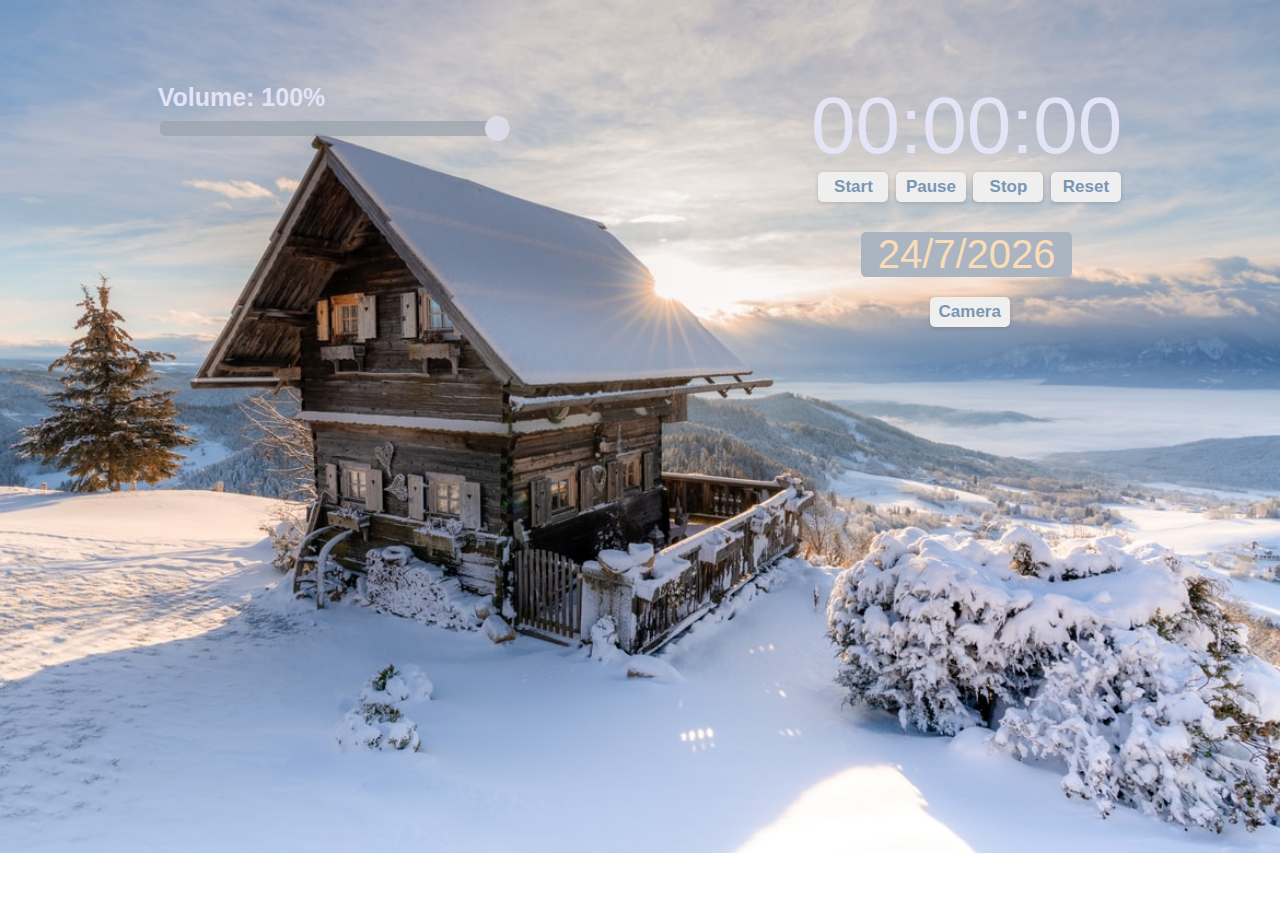
<file: CT188_Nhap mon lap trinh Web/pomodorWeb/index.html>
<!DOCTYPE html>
<html lang="en">
<head>
    <meta charset="UTF-8">
    <meta http-equiv="X-UA-Compatible" content="IE=edge">
    <meta name="viewport" content="width=device-width, initial-scale=1.0">
    <title>Pomodoro and Fireplace Sounds</title>
    <link rel="icon" href="img/logoweb.png">
    <link rel="stylesheet" href="styles.css">
</head>
<body>
    <div id="main">
        <div id = "audio">
            <audio id="audioPlayer" controls controlsList="nodownload" loop>
                <source src="audio/Relaxing_Fireplace_Sounds_cut.mp3" type="audio/mpeg">
            </audio>


            <label  id="labelVolume" for="Volume">Volume: <span class="titleVolume">100%</span></label><br>
            <input type="range" min="0" max="100" value="100" name ="Volume" class="sliderVolume" id="audioVolume">

        </div>
        <div id="pomodoro">
            <audio id="startSound" controls controlsList="nodownload" style="display: none;">
                <source class="startSound1" src="audio/startSound.mp3" type="audio/mpeg">
            </audio>
            <audio id="breakSound" controls controlsList="nodownload" style="display: none;">
                <source class="startSound1" src="audio/breakSound.mp3" type="audio/mpeg">
            </audio>

            
            <div class="time" id="time1">
                <label id="hours">00</label>
                <label id="colon">:</label>
                <label id="minutes">00</label>
                <label id="colon">:</label>
                <label id="seconds">00</label>
            </div>
            <div id="btnTime">
                <input class="btn start" type="button" value="Start" >
                <input class="btn pause" type="button" value="Pause" >
                <input class="btn stop" type="button" value="Stop" >
                <input class="btn reset" type="button" value="Reset" >
            </div>
            <div id="today"></div>
            <div class= "btnCamera ">
                <input class="btn cam" type="button" value="Camera" >
            </div>
            <div id="cam">
                <video id="video" width="640" height="480" ></video>
            </div>
            
        </div>
    </div>  
    <script src="script.js"></script>
</body>
</html>
</file>
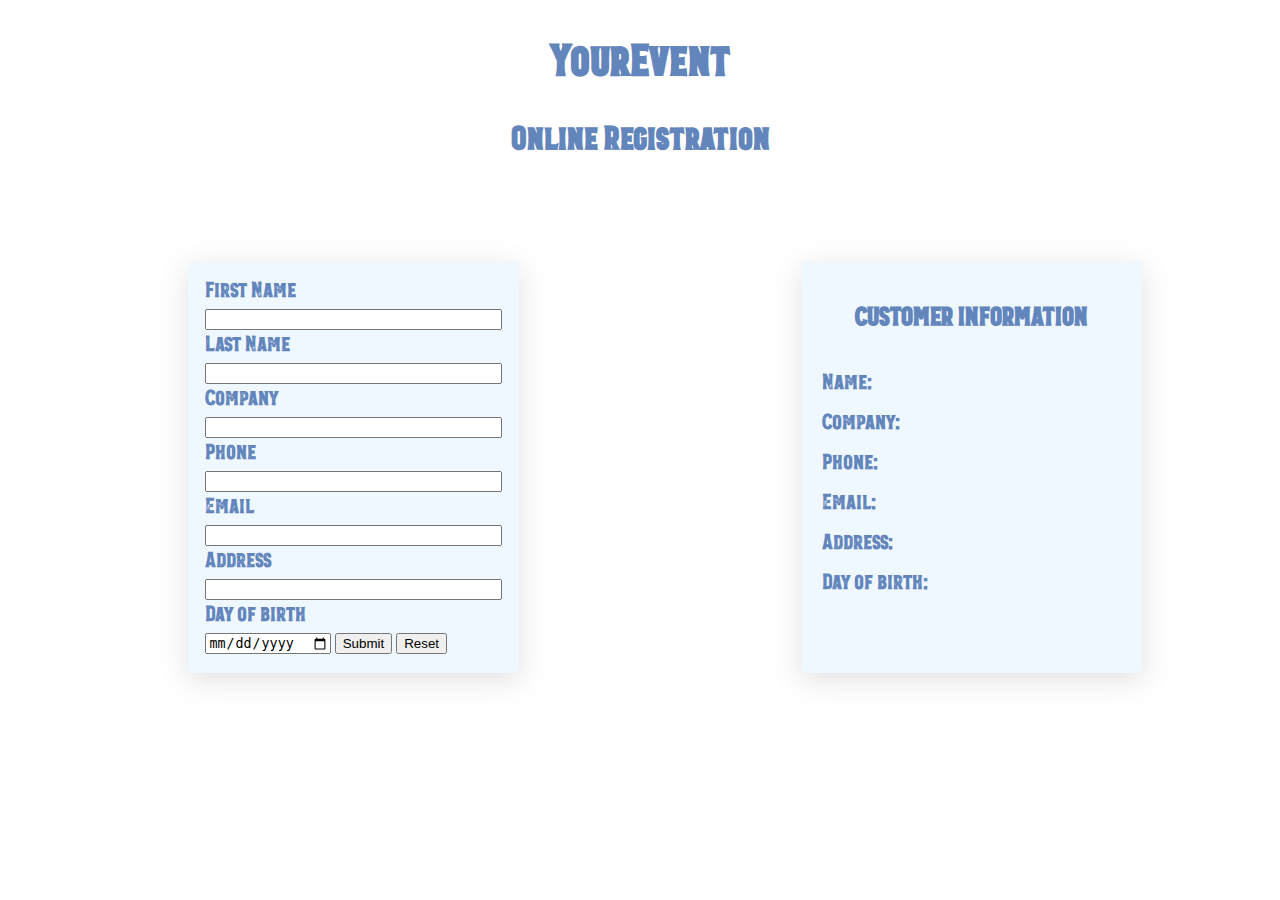
<file: CT188_Nhap mon lap trinh Web/web_form/index.html>
<!DOCTYPE html>
<html lang="en">
<head>
    <meta charset="UTF-8">
    <meta http-equiv="X-UA-Compatible" content="IE=edge">
    <meta name="viewport" content="width=device-width, initial-scale=1.0">
    <link rel="stylesheet" href="style.css">
    <title>Demo registration</title>
</head>
<body>
    <h1 style="text-align: center;">YourEvent</h1>
    <h2 style="text-align: center;">Online Registration</h2>
    
    <div id = "bodyPart">
        <div id = "form" >
            <form name="frm" method="GET" action="b.php">  
                <div class="input First Name"> <label for="txtFirstName">First Name</label><div></div><input type="text" name="txtFirstName" value=""  maxlength="50"  size="34"></div>
                <div class="input Last Name"> <label for="txtLastName">Last Name</label><div></div> <input type="text" name="txtLastName" value=""  maxlength="50" size="34"></div>
                <div class="input Company"> <label for="txtCompany">Company</label><div></div> <input type="text" name="txtCompany" value="" maxlength="50" size="34"></div>
                <div class="input Phone"> <label for="txtPhone">Phone</label><div></div> <input type="text" name="txtPhone" value="" onkeypress="return isNum(event)" maxlength="50" size="34"></div>
                <div class="input Email"> <label for="txtEmail">Email</label><div></div> <input type="text" name="txtEmail" value="" maxlength="50" size="34"></div>
                <div class="inputAddress"> <label for="txtAddress">Address</label><div></div> <input type="text" name="txtAddress" value="" maxlength="50" size="34"></div>   
                <label for="dob">Day of birth</label><div></div>
                <input type="date" id="txtdob">
                <input type="button" id="sub" value="Submit">
                <input type="reset" id="reset" value="Reset">
            </form>
        </div>

        <div id = "output">
            <h3 class="output-title">CUSTOMER INFORMATION</h3>
            <div class="name">Name: </div>
            <div class="company">Company: </div>
            <div class="phone">Phone: </div>
            <div class="email">Email: </div>
            <div class="address">Address: </div>
            <div class="dob">Day of birth: </div>
        </div>
    </div>

<script src = 'script.js'></script>   
</body>
</html>
</file>
<file: CT188_Nhap mon lap trinh Web/pomodorWeb/styles.css>
body{
    background-image: url(img/bg.jpg);
    background-repeat: no-repeat;
    background-size: cover;
    font-size: 40px;
    font-family:'Segoe UI', Tahoma, Geneva, Verdana, sans-serif;
}

#main{
    margin-top: 80px;
    display: flex;
    justify-content: space-around;
}
#pomodoro{
    display: flex;
    flex-direction: column;
}

.time{
    display: flex;
    justify-content: center;
    font-size: 80px;
    color: rgb(228, 228, 247);
}

#btnTime{
    display: flex;
    justify-content:space-evenly;
}

.btn{
    margin-left: 2%;
    width: 70px;
    height: 30px;
    color: rgb(122, 150, 179);
    font-weight: bolder;
    font-size: 17px;
    border-radius: 5px;
    border: none;
    box-shadow: rgba(0, 0, 0, 0.16) 0px 1px 4px;
}

.btn:active{
    background-color: rgb(64, 116, 139);
}

iframe{
    border-radius: 10px;
    box-shadow: rgba(99, 99, 99, 0.2) 0px 2px 8px 0px;
}

#audioPlayer{
    display: none;
}
.sliderVolume {
    -webkit-appearance: none;
    width: 100%;
    height: 15px;
    border-radius: 5px;  
    background: #99a2ad;
    outline: none;
    opacity: 0.7;
    -webkit-transition: .2s;
    transition: opacity .2s;
}

.sliderVolume::-webkit-slider-thumb {
    -webkit-appearance: none;
    appearance: none;
    width: 25px;
    height: 25px;
    border-radius: 50%;
     background: #e4e4f7;
    cursor: pointer;
}

#audio{
    line-height: 25px;
}

#audioVolume{
    width: 350px;
}

#labelVolume{
    font-weight: bold;
    font-size: 25px;
    color: #e4e4f7;
}

#today{
    margin-top: 30px;
    margin-left: 50px;
    margin-right: 50px;
    display: flex;
    justify-content: center;
    color: rgb(250, 220, 183);
    background-color: #abb5c2;
    border-radius: 5px;
}

#cam{
    margin: 10px auto;
    position:absolute;
    margin-top: 300px;
    margin-right: 300px;
    height: 0;
    box-shadow: rgba(0, 0, 0, 0.16) 0px 1px 4px;
    transition: opacity 0.3s ease-out;
    overflow:hidden;
}

#video{
    border: 10px rgb(209, 232, 240) solid;
    border-radius: 3px;
    width: 280px;
    height: 210px;
    background-color: rgb(209, 232, 240) solid;
    transition: opacity 0.3s ease-in;
}

.btnCamera{
    margin-top: 20px;
    display: flex;
    justify-content: center;
}

.cam{
    width: 80px;
}
</file>
<file: CT188_Nhap mon lap trinh Web/web_form/style.css>
@font-face {
    font-family: myFirstFont;
    src: url(./font/MTD\ VVD\ Golden\ Horn\ Pressed.otf);

}
body{
    font-family: myFirstFont;
    font-size: 22px;
    margin: 3%;
    background-image: url(https://images.unsplash.com/photo-1633455854684-58e30be0df31?ixid=MnwxMjA3fDB8MHxwaG90by1wYWdlfHx8fGVufDB8fHx8&ixlib=rb-1.2.1&auto=format&fit=crop&w=1353&q=80);
    background-repeat: no-repeat;
    background-size: cover;
    color: rgb(98, 133, 187);
    
}

#inputDateOfBirth{
    display: flex;
    align-items:flex-end;
    gap: 10px;
}

iframe{
    border-radius: 5px;
    width: 300px;
    height: 300px;
}
.map{
    display: flex;
    align-items: center;
    justify-content: center;
}

#bodyPart{
    display: flex;
    justify-content: space-between;
    margin-top: 100px;
    margin-left: 150px;
    margin-right: 100px;
}

#form{
    padding: 17px;
    background-color: aliceblue;
    border-radius: 5px;
    box-shadow: rgba(100, 100, 111, 0.2) 0px 7px 29px 0px;
}

#output{
    width: 300px;
    padding: 12px 20px;
    background-color: aliceblue;
    line-height: 40px;
    border-radius: 5px;
    box-shadow: rgba(100, 100, 111, 0.2) 0px 7px 29px 0px;
}

.output-title{
    display: inline-block;
    position: relative;
    left: 50%;
    transform: translateX(-50%);
}
</file>
